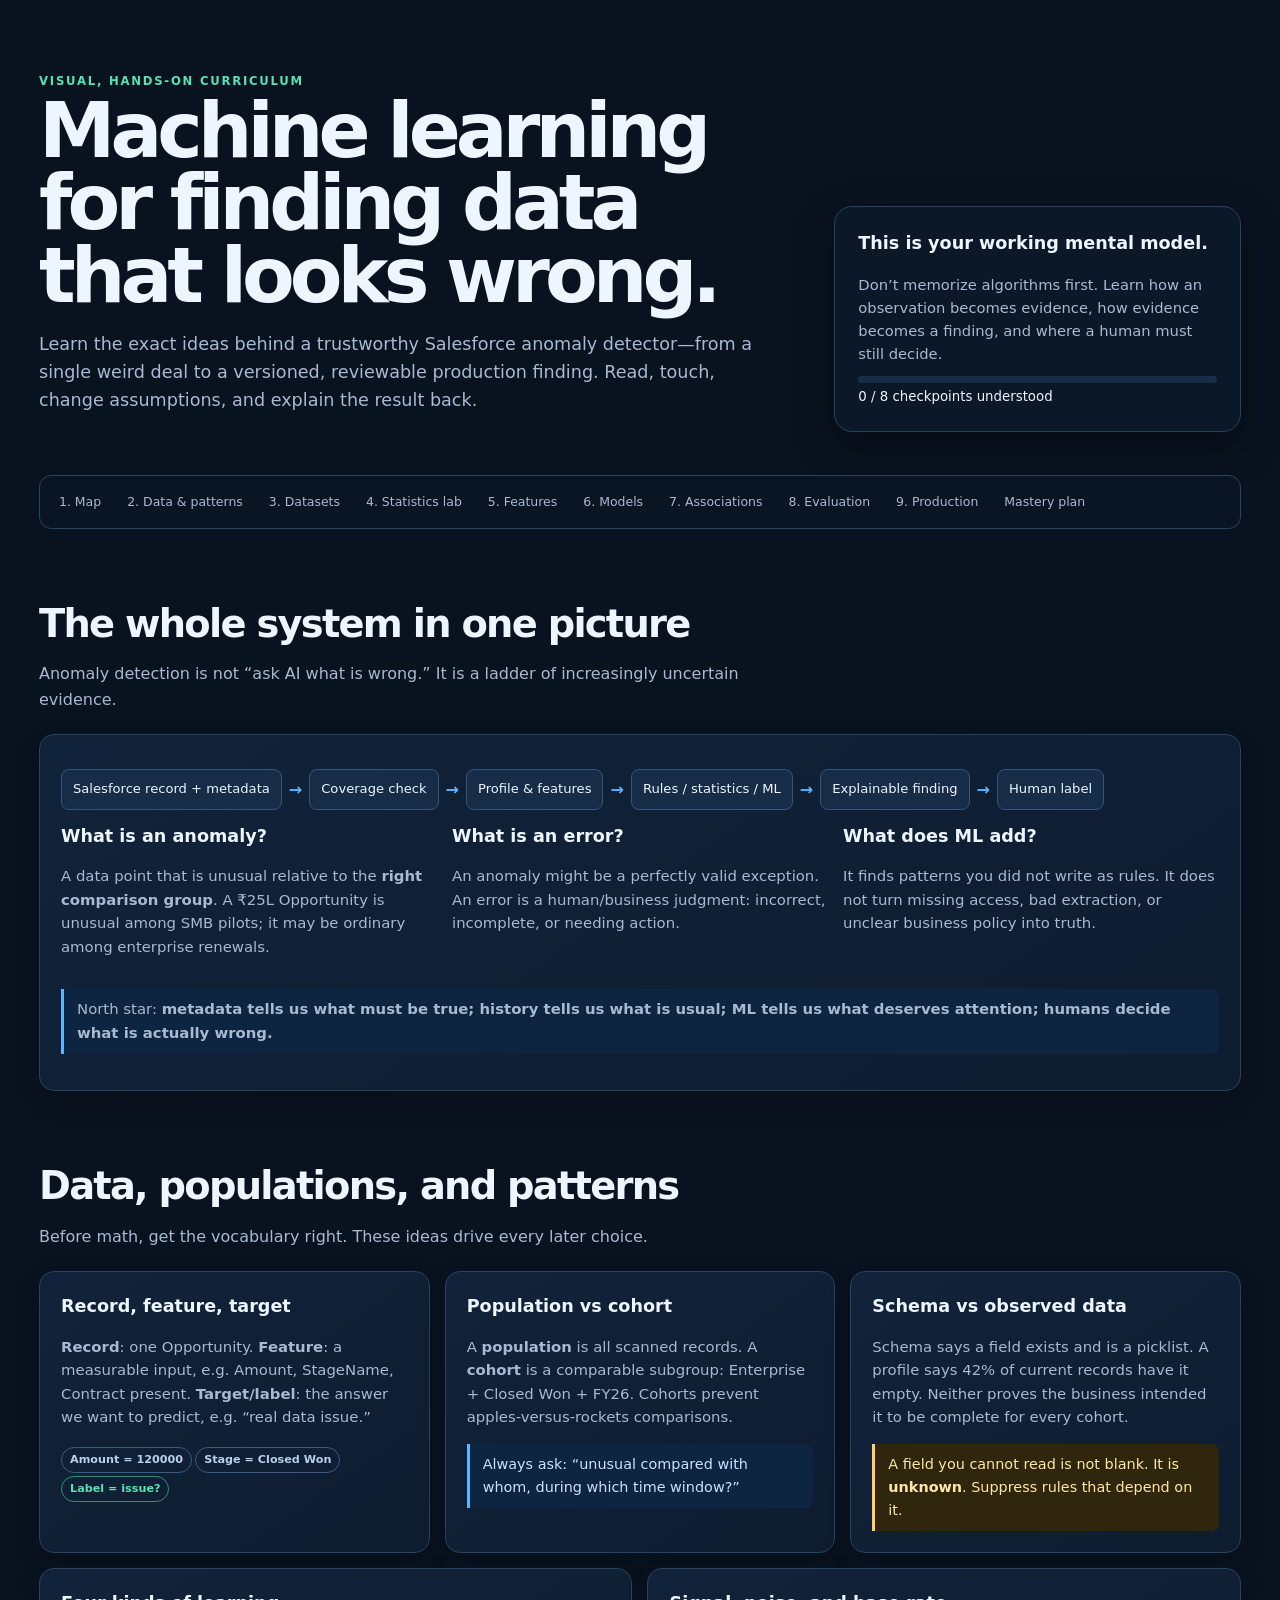
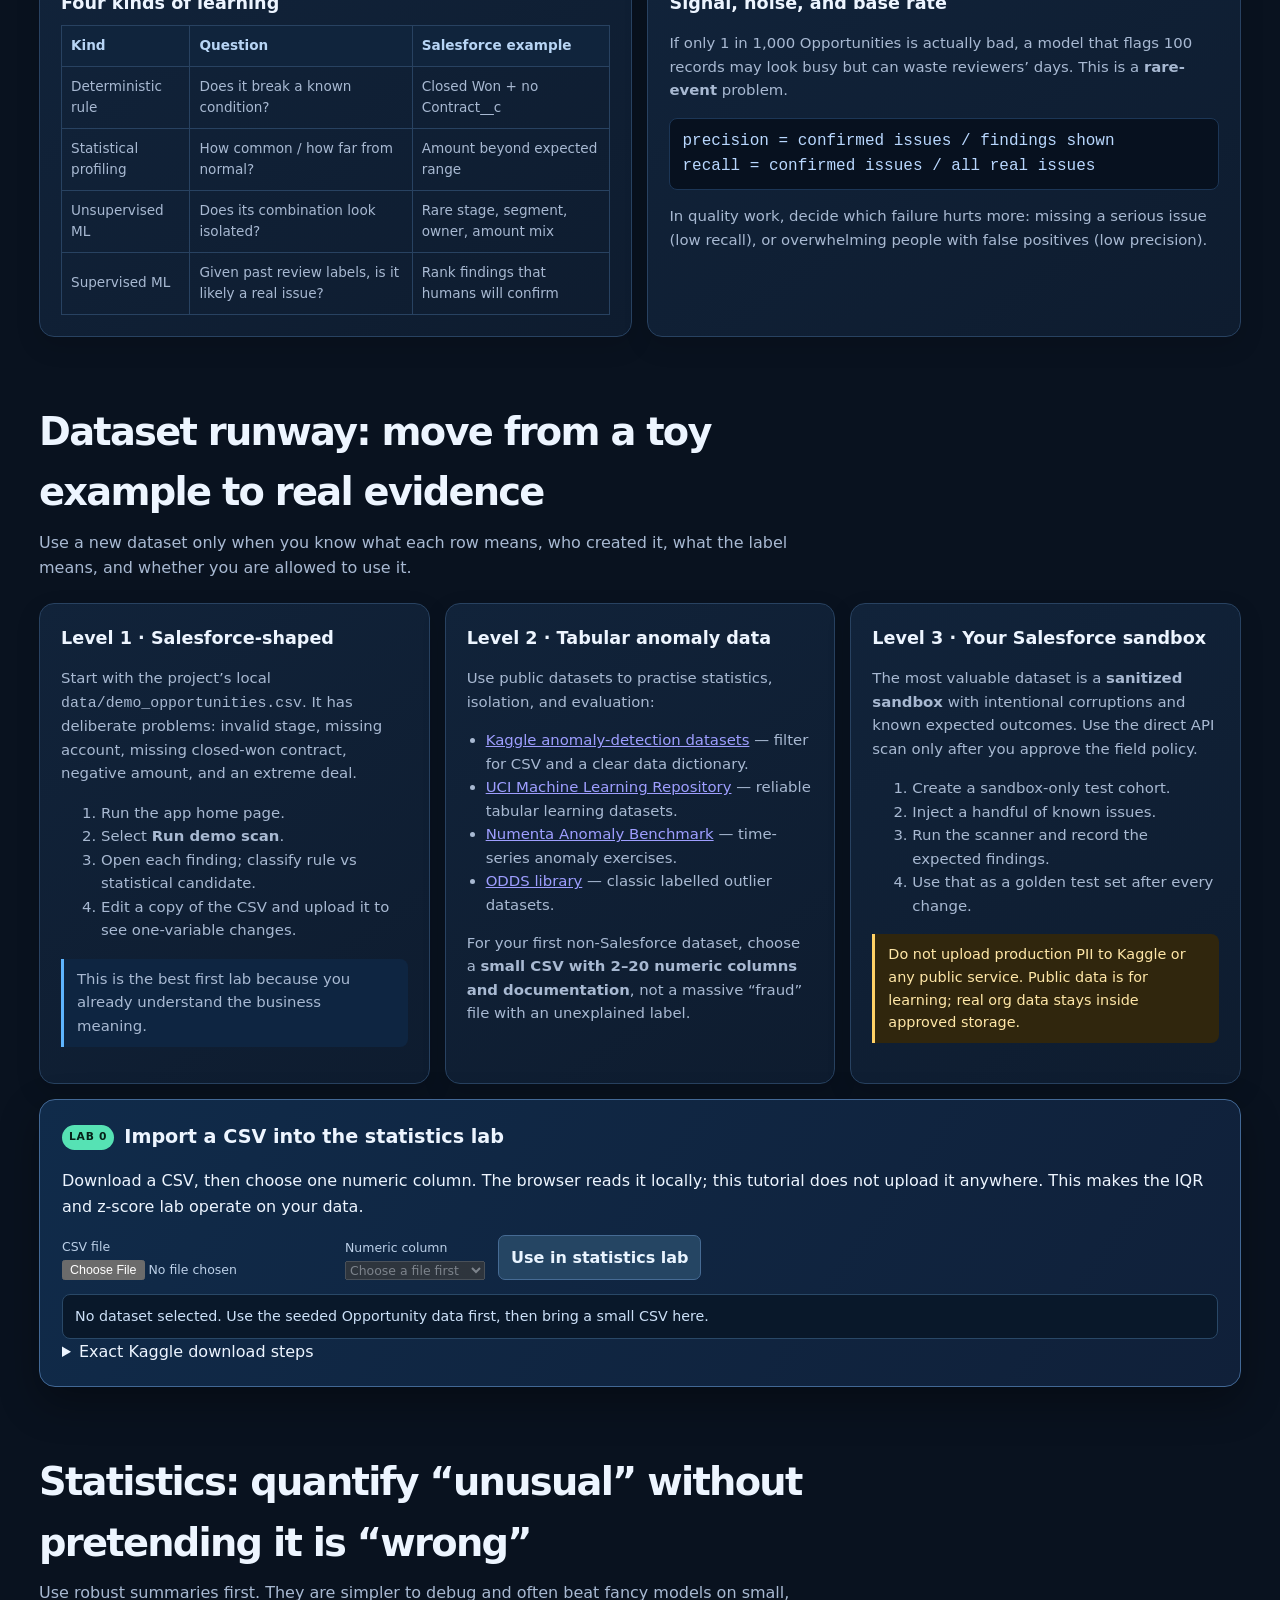
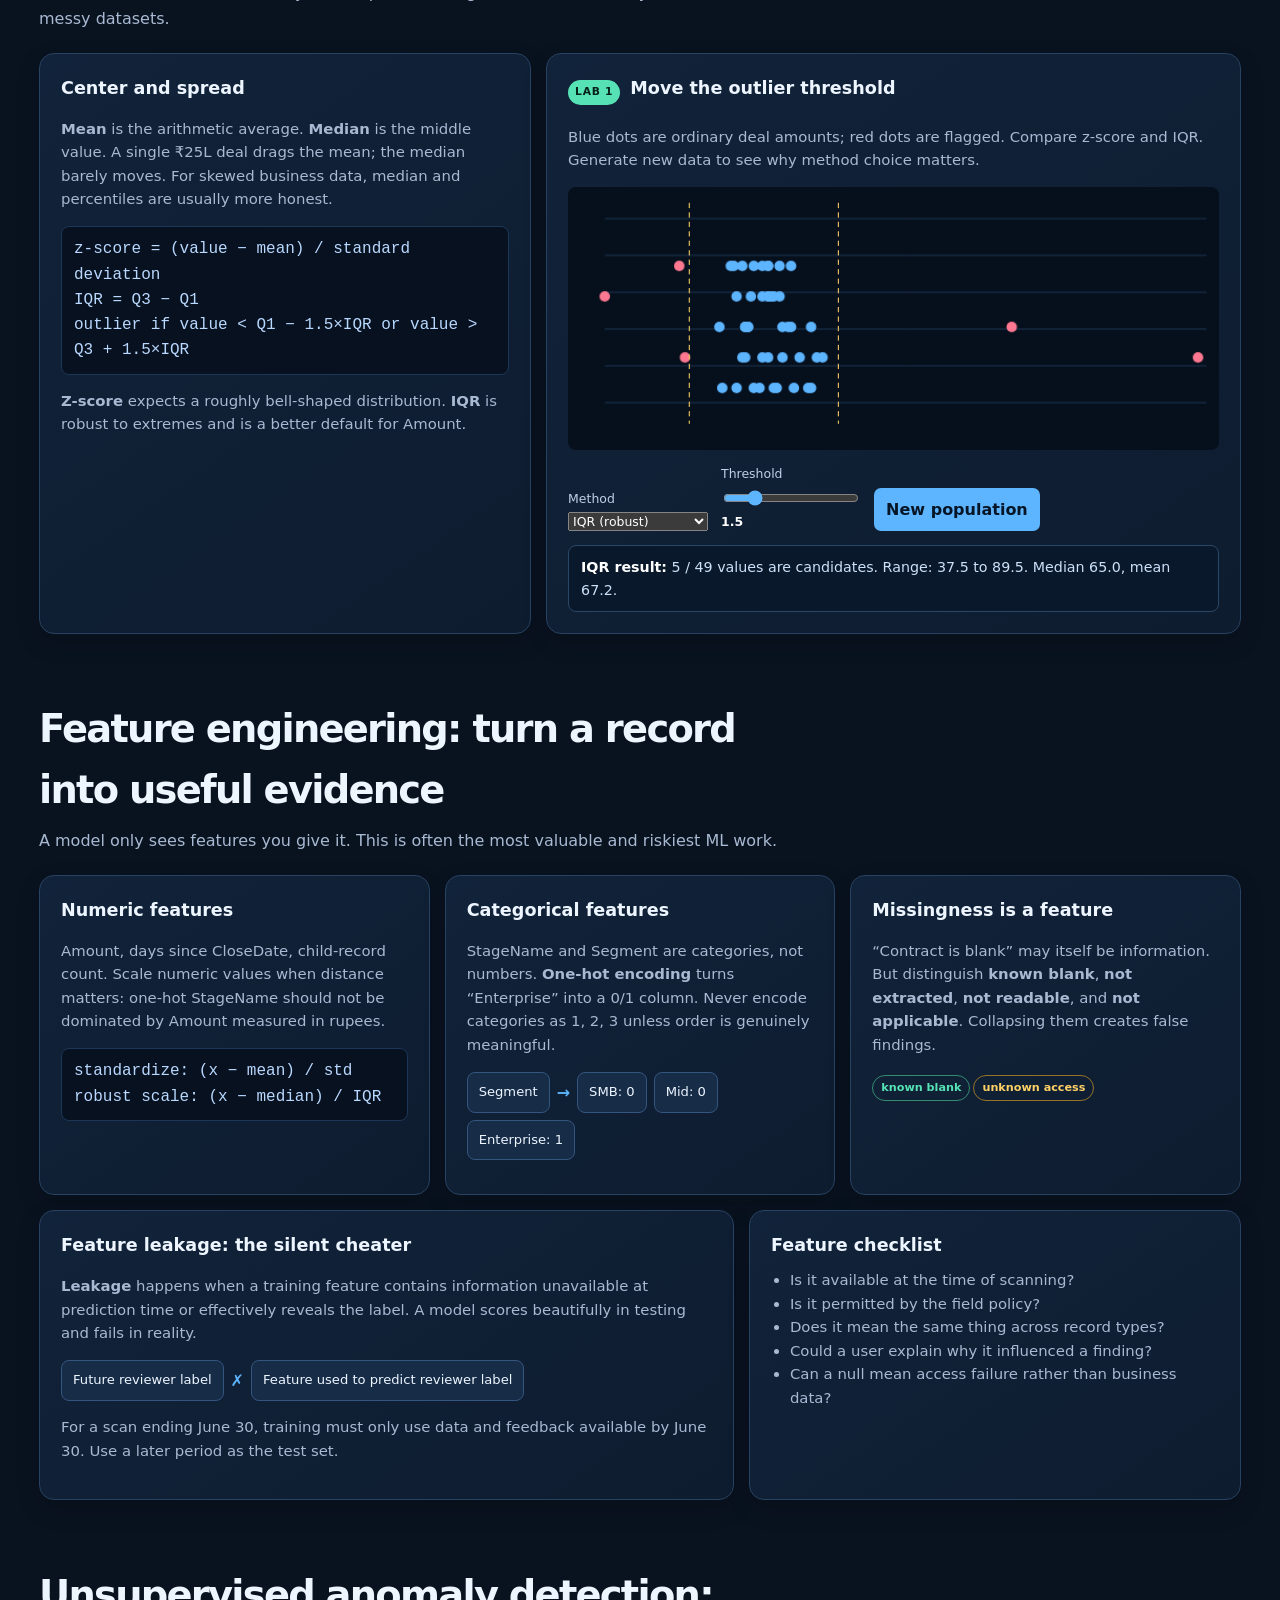
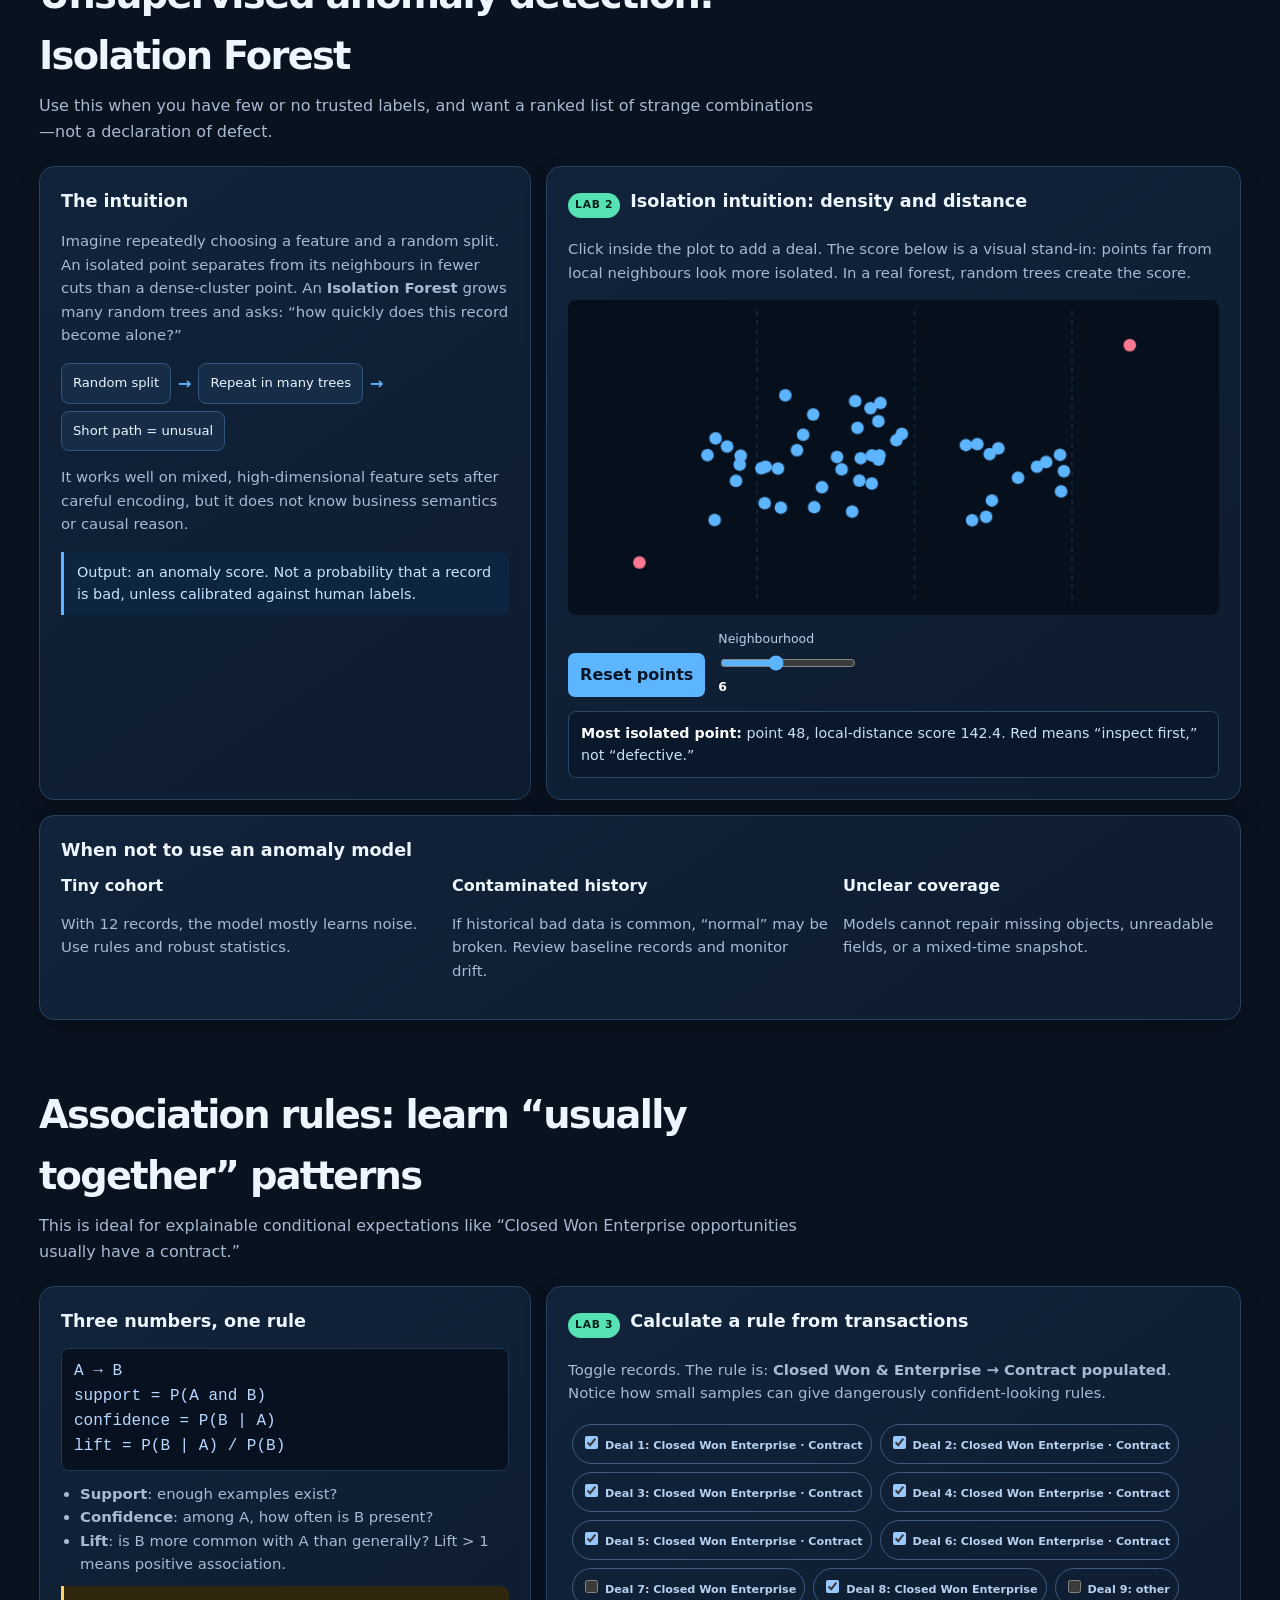
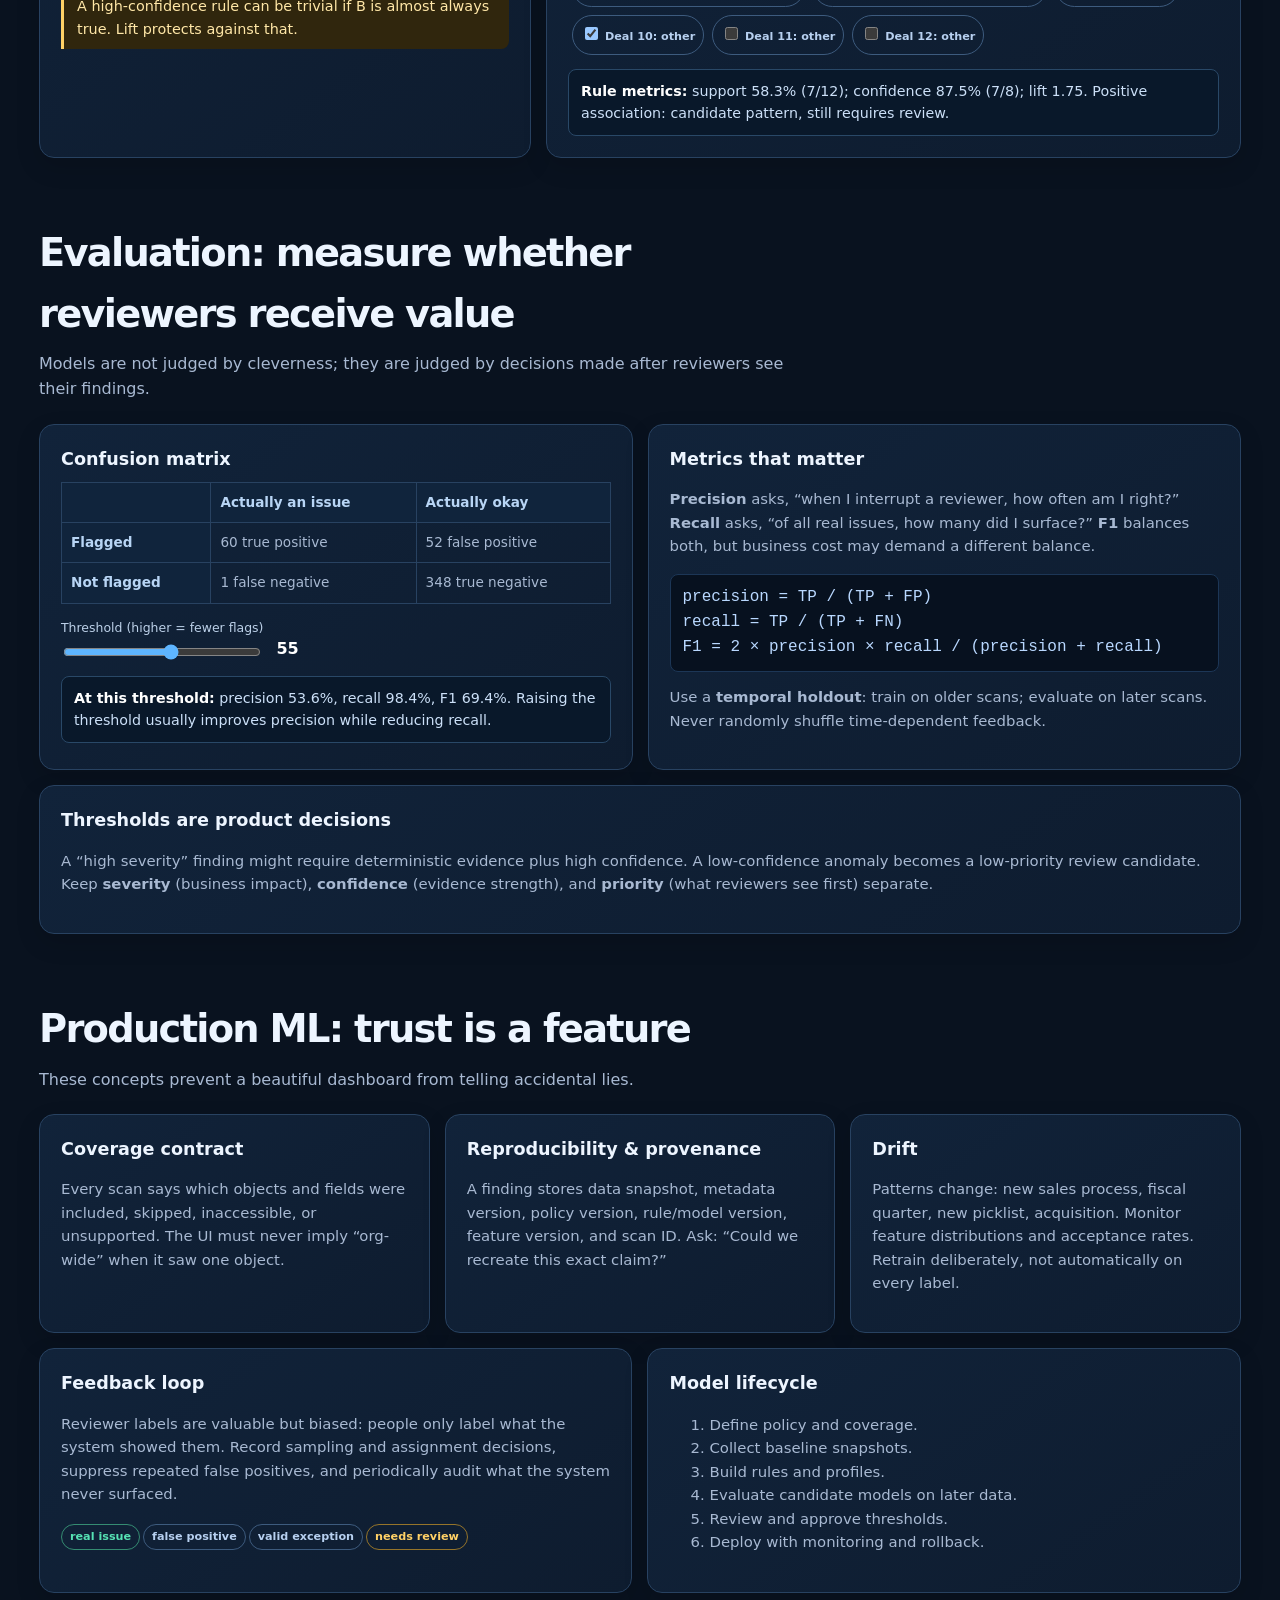
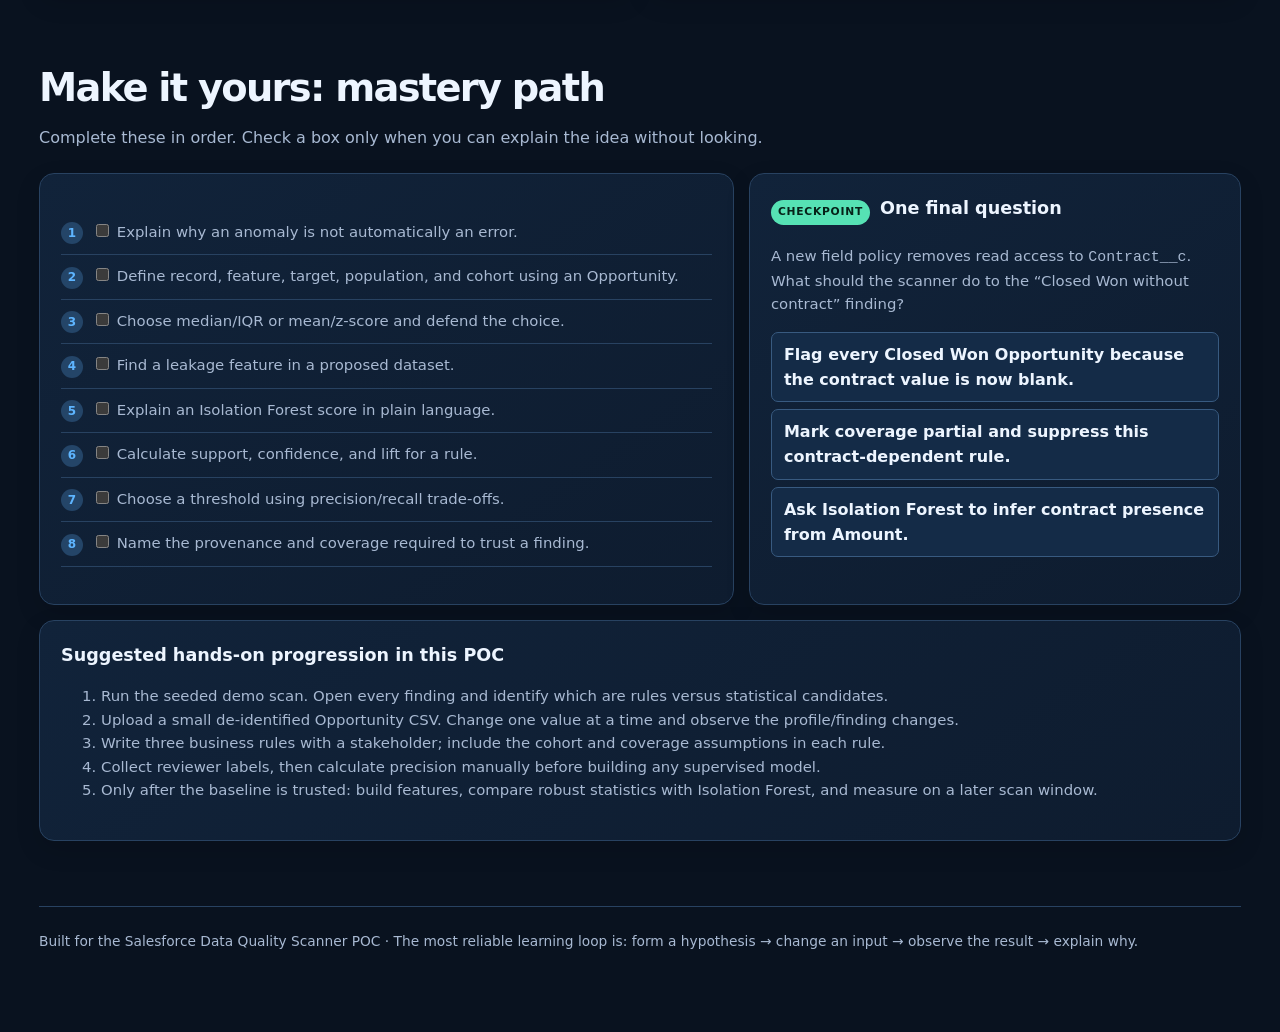
<file: app/static/ml-tutorial.html>
<!doctype html>
<html lang="en">
<head>
  <meta charset="utf-8"><meta name="viewport" content="width=device-width,initial-scale=1">
  <title>Visual ML Studio · Salesforce Anomaly Detection</title>
  <style>
    :root{--bg:#09121f;--surface:#101e32;--surface2:#142842;--text:#edf5ff;--muted:#a8b9d2;--line:#284261;--blue:#5eb5ff;--violet:#ad82ff;--mint:#56e2b4;--yellow:#ffd166;--red:#ff7891;--shadow:0 16px 40px #0005;font-family:Inter,ui-sans-serif,system-ui,sans-serif;color-scheme:dark}*{box-sizing:border-box}html{scroll-behavior:smooth}body{margin:0;background:radial-gradient(ellipse 900px 550px at 72% -8%,#1d3f75 0%,transparent 66%),var(--bg);color:var(--text);line-height:1.58}.shell{max-width:1250px;margin:auto;padding:0 24px 80px}.hero{padding:72px 0 43px;display:grid;grid-template-columns:1.3fr .7fr;gap:40px;align-items:end}.eyebrow{color:var(--mint);font-size:.73rem;font-weight:800;letter-spacing:.15em}.hero h1{font-size:clamp(2.5rem,6vw,5.35rem);line-height:.94;letter-spacing:-.065em;margin:.3rem 0 1.2rem}.hero p{max-width:720px;color:var(--muted);font-size:1.1rem}.promise{background:#0b1b2cbb;border:1px solid var(--line);border-radius:18px;padding:23px;box-shadow:var(--shadow)}.promise strong{display:block;font-size:1.1rem}.promise p{font-size:.92rem;margin-bottom:0}.journey{position:sticky;top:0;z-index:5;display:flex;gap:8px;overflow:auto;background:#0b1625ed;border:1px solid var(--line);backdrop-filter:blur(13px);padding:10px;border-radius:12px}.journey a{color:var(--muted);white-space:nowrap;text-decoration:none;font-size:.78rem;padding:6px 9px;border-radius:7px}.journey a:hover{background:var(--surface2);color:white}section{margin:65px 0}.section-title{max-width:780px;margin-bottom:22px}.section-title h2{font-size:clamp(1.7rem,3vw,2.6rem);letter-spacing:-.045em;margin:0 0 7px}.section-title p{color:var(--muted);margin:0}.grid{display:grid;grid-template-columns:repeat(12,1fr);gap:15px}.card{background:linear-gradient(145deg,#11233a,#0e1c2f);border:1px solid var(--line);border-radius:15px;padding:21px;box-shadow:0 9px 24px #0002}.span4{grid-column:span 4}.span5{grid-column:span 5}.span6{grid-column:span 6}.span7{grid-column:span 7}.span8{grid-column:span 8}.span12{grid-column:span 12}.card h3{font-size:1.1rem;margin:0 0 8px}.card p,.card li{color:var(--muted);font-size:.93rem}.card ul{padding-left:19px;margin:9px 0}.callout{border-left:3px solid var(--blue);padding:9px 13px;background:#0e2541;border-radius:0 8px 8px 0;color:#cae0ff;font-size:.9rem}.warning{border-left-color:var(--yellow);background:#30260d;color:#ffe7a7}.formula{font-family:ui-monospace,SFMono-Regular,Consolas,monospace;background:#07111f;border:1px solid #1c3656;border-radius:8px;padding:10px 12px;color:#b9d8ff;margin:12px 0;overflow:auto}.flow{display:flex;align-items:center;gap:7px;flex-wrap:wrap;margin:13px 0}.node{background:#162c47;border:1px solid #34557f;padding:9px 11px;border-radius:8px;font-size:.82rem}.arrow{color:var(--blue);font-weight:bold}.tag{display:inline-block;border:1px solid #3d5b7e;border-radius:99px;padding:3px 8px;color:#b7d0f0;font-size:.7rem;font-weight:700;margin:3px 3px 0 0}.tag.mint{border-color:#358c72;color:var(--mint)}.tag.warn{border-color:#95742a;color:var(--yellow)}.visual{background:#07111e;border:1px solid #1b3554;border-radius:11px;padding:12px;margin-top:12px}.legend{font-size:.76rem;color:var(--muted);display:flex;gap:14px;flex-wrap:wrap}.dot{width:9px;height:9px;border-radius:50%;display:inline-block;margin-right:4px}.lab{border:1px solid #426895;background:linear-gradient(125deg,#102b4a,#102039);border-radius:16px;padding:22px;box-shadow:var(--shadow)}.lab-head{display:flex;gap:10px;align-items:center;margin-bottom:10px}.lab-head span{background:var(--mint);color:#062218;border-radius:99px;font-size:.67rem;font-weight:900;padding:4px 7px;letter-spacing:.07em}.lab h3{margin:0;font-size:1.2rem}.controls{display:flex;gap:13px;flex-wrap:wrap;align-items:end;margin:14px 0}.controls label{display:grid;gap:4px;font-size:.78rem;color:#bcd0e8;min-width:140px}.controls input,.controls select{accent-color:var(--blue);font:inherit}.controls output{color:white;font-weight:800}.button,button{border:0;border-radius:7px;padding:9px 12px;font:inherit;background:var(--blue);color:#061626;font-weight:800;cursor:pointer}.button.alt,button.alt{background:#254563;color:#e9f4ff;border:1px solid #466b94}canvas{width:100%;background:#06101d;border-radius:8px;display:block}.result{padding:10px 12px;background:#09182a;border-radius:8px;border:1px solid #294867;margin-top:10px;color:#cce0f8;font-size:.89rem}.result strong{color:white}.choice{display:block;width:100%;text-align:left;background:#142b47;border:1px solid #385a80;color:var(--text);margin:7px 0}.choice:hover{background:#1d3b61}.choice.correct{background:#16493c;border-color:var(--mint)}.choice.wrong{background:#572837;border-color:var(--red)}.hide{display:none}.checklist{counter-reset:lesson;padding:0;list-style:none}.checklist li{counter-increment:lesson;border-bottom:1px solid var(--line);padding:10px 0;color:var(--muted)}.checklist li:before{content:counter(lesson);display:inline-grid;place-items:center;width:22px;height:22px;border-radius:50%;background:#244568;color:var(--blue);margin-right:9px;font-size:.75rem;font-weight:800}.matrix{width:100%;border-collapse:collapse;font-size:.85rem}.matrix th,.matrix td{padding:9px;border:1px solid var(--line);text-align:left}.matrix th{color:#b8d5f5;background:#10243c}.matrix td{color:var(--muted)}.progress{height:7px;background:#172d48;border-radius:10px;overflow:hidden;margin-top:10px}.progress i{display:block;height:100%;background:linear-gradient(90deg,var(--mint),var(--blue));width:0%;transition:.3s}footer{color:var(--muted);font-size:.86rem;border-top:1px solid var(--line);padding-top:24px}@media(max-width:760px){.hero{grid-template-columns:1fr;padding-top:45px}.span4,.span5,.span6,.span7,.span8{grid-column:span 12}.shell{padding:0 15px 50px}section{margin:48px 0}.hero h1{font-size:3rem}}
  </style>
</head>
<body><main class="shell">
  <header class="hero"><div><div class="eyebrow">VISUAL, HANDS-ON CURRICULUM</div><h1>Machine learning for finding data that looks wrong.</h1><p>Learn the exact ideas behind a trustworthy Salesforce anomaly detector—from a single weird deal to a versioned, reviewable production finding. Read, touch, change assumptions, and explain the result back.</p></div><aside class="promise"><strong>This is your working mental model.</strong><p>Don’t memorize algorithms first. Learn how an observation becomes evidence, how evidence becomes a finding, and where a human must still decide.</p><div class="progress"><i id="bar"></i></div><small id="progressText">0 / 8 checkpoints understood</small></aside></header>
  <nav class="journey"><a href="#map">1. Map</a><a href="#data">2. Data & patterns</a><a href="#datasets">3. Datasets</a><a href="#statistics">4. Statistics lab</a><a href="#features">5. Features</a><a href="#models">6. Models</a><a href="#association">7. Associations</a><a href="#evaluation">8. Evaluation</a><a href="#production">9. Production</a><a href="#mastery">Mastery plan</a></nav>

  <section id="map"><div class="section-title"><h2>The whole system in one picture</h2><p>Anomaly detection is not “ask AI what is wrong.” It is a ladder of increasingly uncertain evidence.</p></div><div class="card"><div class="flow"><div class="node">Salesforce record + metadata</div><div class="arrow">→</div><div class="node">Coverage check</div><div class="arrow">→</div><div class="node">Profile & features</div><div class="arrow">→</div><div class="node">Rules / statistics / ML</div><div class="arrow">→</div><div class="node">Explainable finding</div><div class="arrow">→</div><div class="node">Human label</div></div><div class="grid"><div class="span4"><h3>What is an anomaly?</h3><p>A data point that is unusual relative to the <b>right comparison group</b>. A ₹25L Opportunity is unusual among SMB pilots; it may be ordinary among enterprise renewals.</p></div><div class="span4"><h3>What is an error?</h3><p>An anomaly might be a perfectly valid exception. An error is a human/business judgment: incorrect, incomplete, or needing action.</p></div><div class="span4"><h3>What does ML add?</h3><p>It finds patterns you did not write as rules. It does not turn missing access, bad extraction, or unclear business policy into truth.</p></div></div><p class="callout">North star: <b>metadata tells us what must be true; history tells us what is usual; ML tells us what deserves attention; humans decide what is actually wrong.</b></p></div></section>

  <section id="data"><div class="section-title"><h2>Data, populations, and patterns</h2><p>Before math, get the vocabulary right. These ideas drive every later choice.</p></div><div class="grid"><article class="card span4"><h3>Record, feature, target</h3><p><b>Record</b>: one Opportunity. <b>Feature</b>: a measurable input, e.g. Amount, StageName, Contract present. <b>Target/label</b>: the answer we want to predict, e.g. “real data issue.”</p><span class="tag">Amount = 120000</span><span class="tag">Stage = Closed Won</span><span class="tag mint">Label = issue?</span></article><article class="card span4"><h3>Population vs cohort</h3><p>A <b>population</b> is all scanned records. A <b>cohort</b> is a comparable subgroup: Enterprise + Closed Won + FY26. Cohorts prevent apples-versus-rockets comparisons.</p><div class="callout">Always ask: “unusual compared with whom, during which time window?”</div></article><article class="card span4"><h3>Schema vs observed data</h3><p>Schema says a field exists and is a picklist. A profile says 42% of current records have it empty. Neither proves the business intended it to be complete for every cohort.</p><div class="callout warning">A field you cannot read is not blank. It is <b>unknown</b>. Suppress rules that depend on it.</div></article><article class="card span6"><h3>Four kinds of learning</h3><table class="matrix"><tr><th>Kind</th><th>Question</th><th>Salesforce example</th></tr><tr><td>Deterministic rule</td><td>Does it break a known condition?</td><td>Closed Won + no Contract__c</td></tr><tr><td>Statistical profiling</td><td>How common / how far from normal?</td><td>Amount beyond expected range</td></tr><tr><td>Unsupervised ML</td><td>Does its combination look isolated?</td><td>Rare stage, segment, owner, amount mix</td></tr><tr><td>Supervised ML</td><td>Given past review labels, is it likely a real issue?</td><td>Rank findings that humans will confirm</td></tr></table></article><article class="card span6"><h3>Signal, noise, and base rate</h3><p>If only 1 in 1,000 Opportunities is actually bad, a model that flags 100 records may look busy but can waste reviewers’ days. This is a <b>rare-event</b> problem.</p><div class="formula">precision = confirmed issues / findings shown<br>recall = confirmed issues / all real issues</div><p>In quality work, decide which failure hurts more: missing a serious issue (low recall), or overwhelming people with false positives (low precision).</p></article></div></section>

  <section id="datasets"><div class="section-title"><h2>Dataset runway: move from a toy example to real evidence</h2><p>Use a new dataset only when you know what each row means, who created it, what the label means, and whether you are allowed to use it.</p></div><div class="grid"><article class="card span4"><h3>Level 1 · Salesforce-shaped</h3><p>Start with the project’s local <code>data/demo_opportunities.csv</code>. It has deliberate problems: invalid stage, missing account, missing closed-won contract, negative amount, and an extreme deal.</p><ol><li>Run the app home page.</li><li>Select <b>Run demo scan</b>.</li><li>Open each finding; classify rule vs statistical candidate.</li><li>Edit a copy of the CSV and upload it to see one-variable changes.</li></ol><p class="callout">This is the best first lab because you already understand the business meaning.</p></article><article class="card span4"><h3>Level 2 · Tabular anomaly data</h3><p>Use public datasets to practise statistics, isolation, and evaluation:</p><ul><li><a href="https://www.kaggle.com/datasets?search=anomaly%20detection" target="_blank" rel="noreferrer">Kaggle anomaly-detection datasets</a> — filter for CSV and a clear data dictionary.</li><li><a href="https://archive.ics.uci.edu/" target="_blank" rel="noreferrer">UCI Machine Learning Repository</a> — reliable tabular learning datasets.</li><li><a href="https://github.com/numenta/NAB" target="_blank" rel="noreferrer">Numenta Anomaly Benchmark</a> — time-series anomaly exercises.</li><li><a href="http://odds.cs.stonybrook.edu/" target="_blank" rel="noreferrer">ODDS library</a> — classic labelled outlier datasets.</li></ul><p>For your first non-Salesforce dataset, choose a <b>small CSV with 2–20 numeric columns and documentation</b>, not a massive “fraud” file with an unexplained label.</p></article><article class="card span4"><h3>Level 3 · Your Salesforce sandbox</h3><p>The most valuable dataset is a <b>sanitized sandbox</b> with intentional corruptions and known expected outcomes. Use the direct API scan only after you approve the field policy.</p><ol><li>Create a sandbox-only test cohort.</li><li>Inject a handful of known issues.</li><li>Run the scanner and record the expected findings.</li><li>Use that as a golden test set after every change.</li></ol><div class="callout warning">Do not upload production PII to Kaggle or any public service. Public data is for learning; real org data stays inside approved storage.</div></article><div class="lab span12"><div class="lab-head"><span>LAB 0</span><h3>Import a CSV into the statistics lab</h3></div><p>Download a CSV, then choose one numeric column. The browser reads it locally; this tutorial does not upload it anywhere. This makes the IQR and z-score lab operate on your data.</p><div class="controls"><label>CSV file<input id="datasetFile" type="file" accept=".csv,text/csv"></label><label>Numeric column<select id="datasetColumn" disabled><option>Choose a file first</option></select></label><button id="useDataset" class="alt" disabled>Use in statistics lab</button></div><div id="datasetResult" class="result">No dataset selected. Use the seeded Opportunity data first, then bring a small CSV here.</div><details><summary>Exact Kaggle download steps</summary><ol><li>Create/sign in to a Kaggle account and open a dataset page from the search link above.</li><li>Read the description, license, column definitions, and any privacy notes. Prefer a dataset with a data dictionary.</li><li>Click <b>Download</b>; extract the downloaded ZIP into a new folder such as <code>datasets/my-first-dataset</code>.</li><li>Choose the main <code>.csv</code> file. If it has multiple tables, begin with one table and understand its row grain.</li><li>Use the file picker above, select a numeric column, and click <b>Use in statistics lab</b>.</li><li>For the scanner homepage, add a unique <code>Id</code> column and upload a safe copy. Generic data will profile correctly; Salesforce-specific rules only make sense when the fields really have Salesforce meaning.</li></ol><p>Optional command line after setting up your Kaggle account/token: <code>pip install kaggle</code>, then <code>kaggle datasets download -d OWNER/DATASET-SLUG</code>. Manual browser download is easier for the first lab.</p></details></div></div></section>

  <section id="statistics"><div class="section-title"><h2>Statistics: quantify “unusual” without pretending it is “wrong”</h2><p>Use robust summaries first. They are simpler to debug and often beat fancy models on small, messy datasets.</p></div><div class="grid"><div class="card span5"><h3>Center and spread</h3><p><b>Mean</b> is the arithmetic average. <b>Median</b> is the middle value. A single ₹25L deal drags the mean; the median barely moves. For skewed business data, median and percentiles are usually more honest.</p><div class="formula">z-score = (value − mean) / standard deviation<br>IQR = Q3 − Q1<br>outlier if value &lt; Q1 − 1.5×IQR or value &gt; Q3 + 1.5×IQR</div><p><b>Z-score</b> expects a roughly bell-shaped distribution. <b>IQR</b> is robust to extremes and is a better default for Amount.</p></div><div class="card span7"><div class="lab-head"><span>LAB 1</span><h3>Move the outlier threshold</h3></div><p>Blue dots are ordinary deal amounts; red dots are flagged. Compare z-score and IQR. Generate new data to see why method choice matters.</p><canvas id="statsCanvas" width="620" height="250"></canvas><div class="controls"><label>Method<select id="method"><option value="iqr">IQR (robust)</option><option value="z">Z-score</option></select></label><label>Threshold <input id="threshold" type="range" min="1" max="3.5" step=".1" value="1.5"><output id="thresholdOut">1.5</output></label><button id="regenerate">New population</button></div><div id="statsResult" class="result"></div></div></div></section>

  <section id="features"><div class="section-title"><h2>Feature engineering: turn a record into useful evidence</h2><p>A model only sees features you give it. This is often the most valuable and riskiest ML work.</p></div><div class="grid"><article class="card span4"><h3>Numeric features</h3><p>Amount, days since CloseDate, child-record count. Scale numeric values when distance matters: one-hot StageName should not be dominated by Amount measured in rupees.</p><div class="formula">standardize: (x − mean) / std<br>robust scale: (x − median) / IQR</div></article><article class="card span4"><h3>Categorical features</h3><p>StageName and Segment are categories, not numbers. <b>One-hot encoding</b> turns “Enterprise” into a 0/1 column. Never encode categories as 1, 2, 3 unless order is genuinely meaningful.</p><div class="flow"><div class="node">Segment</div><div class="arrow">→</div><div class="node">SMB: 0</div><div class="node">Mid: 0</div><div class="node">Enterprise: 1</div></div></article><article class="card span4"><h3>Missingness is a feature</h3><p>“Contract is blank” may itself be information. But distinguish <b>known blank</b>, <b>not extracted</b>, <b>not readable</b>, and <b>not applicable</b>. Collapsing them creates false findings.</p><span class="tag mint">known blank</span><span class="tag warn">unknown access</span></article><article class="card span7"><h3>Feature leakage: the silent cheater</h3><p><b>Leakage</b> happens when a training feature contains information unavailable at prediction time or effectively reveals the label. A model scores beautifully in testing and fails in reality.</p><div class="flow"><div class="node">Future reviewer label</div><div class="arrow">✗</div><div class="node">Feature used to predict reviewer label</div></div><p>For a scan ending June 30, training must only use data and feedback available by June 30. Use a later period as the test set.</p></article><article class="card span5"><h3>Feature checklist</h3><ul><li>Is it available at the time of scanning?</li><li>Is it permitted by the field policy?</li><li>Does it mean the same thing across record types?</li><li>Could a user explain why it influenced a finding?</li><li>Can a null mean access failure rather than business data?</li></ul></article></div></section>

  <section id="models"><div class="section-title"><h2>Unsupervised anomaly detection: Isolation Forest</h2><p>Use this when you have few or no trusted labels, and want a ranked list of strange combinations—not a declaration of defect.</p></div><div class="grid"><div class="card span5"><h3>The intuition</h3><p>Imagine repeatedly choosing a feature and a random split. An isolated point separates from its neighbours in fewer cuts than a dense-cluster point. An <b>Isolation Forest</b> grows many random trees and asks: “how quickly does this record become alone?”</p><div class="flow"><div class="node">Random split</div><div class="arrow">→</div><div class="node">Repeat in many trees</div><div class="arrow">→</div><div class="node">Short path = unusual</div></div><p>It works well on mixed, high-dimensional feature sets after careful encoding, but it does not know business semantics or causal reason.</p><div class="callout">Output: an anomaly score. Not a probability that a record is bad, unless calibrated against human labels.</div></div><div class="card span7"><div class="lab-head"><span>LAB 2</span><h3>Isolation intuition: density and distance</h3></div><p>Click inside the plot to add a deal. The score below is a visual stand-in: points far from local neighbours look more isolated. In a real forest, random trees create the score.</p><canvas id="forestCanvas" width="620" height="300"></canvas><div class="controls"><button id="resetForest">Reset points</button><label>Neighbourhood <input id="neighbour" type="range" min="2" max="12" value="6"><output id="neighbourOut">6</output></label></div><div id="forestResult" class="result"></div></div><div class="card span12"><h3>When not to use an anomaly model</h3><div class="grid"><div class="span4"><b>Tiny cohort</b><p>With 12 records, the model mostly learns noise. Use rules and robust statistics.</p></div><div class="span4"><b>Contaminated history</b><p>If historical bad data is common, “normal” may be broken. Review baseline records and monitor drift.</p></div><div class="span4"><b>Unclear coverage</b><p>Models cannot repair missing objects, unreadable fields, or a mixed-time snapshot.</p></div></div></div></div></section>

  <section id="association"><div class="section-title"><h2>Association rules: learn “usually together” patterns</h2><p>This is ideal for explainable conditional expectations like “Closed Won Enterprise opportunities usually have a contract.”</p></div><div class="grid"><div class="card span5"><h3>Three numbers, one rule</h3><div class="formula">A → B<br>support = P(A and B)<br>confidence = P(B | A)<br>lift = P(B | A) / P(B)</div><ul><li><b>Support</b>: enough examples exist?</li><li><b>Confidence</b>: among A, how often is B present?</li><li><b>Lift</b>: is B more common with A than generally? Lift &gt; 1 means positive association.</li></ul><div class="callout warning">A high-confidence rule can be trivial if B is almost always true. Lift protects against that.</div></div><div class="card span7"><div class="lab-head"><span>LAB 3</span><h3>Calculate a rule from transactions</h3></div><p>Toggle records. The rule is: <b>Closed Won & Enterprise → Contract populated</b>. Notice how small samples can give dangerously confident-looking rules.</p><div id="transactions"></div><div id="associationResult" class="result"></div></div></div></section>

  <section id="evaluation"><div class="section-title"><h2>Evaluation: measure whether reviewers receive value</h2><p>Models are not judged by cleverness; they are judged by decisions made after reviewers see their findings.</p></div><div class="grid"><div class="card span6"><h3>Confusion matrix</h3><table class="matrix"><tr><th></th><th>Actually an issue</th><th>Actually okay</th></tr><tr><th>Flagged</th><td id="tp">True positive</td><td id="fp">False positive</td></tr><tr><th>Not flagged</th><td id="fn">False negative</td><td id="tn">True negative</td></tr></table><div class="controls"><label>Threshold (higher = fewer flags)<input id="evalThreshold" type="range" min="0" max="100" value="55"></label><output id="evalOut">55</output></div><div id="evalResult" class="result"></div></div><div class="card span6"><h3>Metrics that matter</h3><p><b>Precision</b> asks, “when I interrupt a reviewer, how often am I right?” <b>Recall</b> asks, “of all real issues, how many did I surface?” <b>F1</b> balances both, but business cost may demand a different balance.</p><div class="formula">precision = TP / (TP + FP)<br>recall = TP / (TP + FN)<br>F1 = 2 × precision × recall / (precision + recall)</div><p>Use a <b>temporal holdout</b>: train on older scans; evaluate on later scans. Never randomly shuffle time-dependent feedback.</p></div><div class="card span12"><h3>Thresholds are product decisions</h3><p>A “high severity” finding might require deterministic evidence plus high confidence. A low-confidence anomaly becomes a low-priority review candidate. Keep <b>severity</b> (business impact), <b>confidence</b> (evidence strength), and <b>priority</b> (what reviewers see first) separate.</p></div></div></section>

  <section id="production"><div class="section-title"><h2>Production ML: trust is a feature</h2><p>These concepts prevent a beautiful dashboard from telling accidental lies.</p></div><div class="grid"><article class="card span4"><h3>Coverage contract</h3><p>Every scan says which objects and fields were included, skipped, inaccessible, or unsupported. The UI must never imply “org-wide” when it saw one object.</p></article><article class="card span4"><h3>Reproducibility & provenance</h3><p>A finding stores data snapshot, metadata version, policy version, rule/model version, feature version, and scan ID. Ask: “Could we recreate this exact claim?”</p></article><article class="card span4"><h3>Drift</h3><p>Patterns change: new sales process, fiscal quarter, new picklist, acquisition. Monitor feature distributions and acceptance rates. Retrain deliberately, not automatically on every label.</p></article><article class="card span6"><h3>Feedback loop</h3><p>Reviewer labels are valuable but biased: people only label what the system showed them. Record sampling and assignment decisions, suppress repeated false positives, and periodically audit what the system never surfaced.</p><span class="tag mint">real issue</span><span class="tag">false positive</span><span class="tag">valid exception</span><span class="tag warn">needs review</span></article><article class="card span6"><h3>Model lifecycle</h3><ol><li>Define policy and coverage.</li><li>Collect baseline snapshots.</li><li>Build rules and profiles.</li><li>Evaluate candidate models on later data.</li><li>Review and approve thresholds.</li><li>Deploy with monitoring and rollback.</li></ol></article></div></section>

  <section id="mastery"><div class="section-title"><h2>Make it yours: mastery path</h2><p>Complete these in order. Check a box only when you can explain the idea without looking.</p></div><div class="grid"><div class="card span7"><ol class="checklist" id="checks"><li><label><input type="checkbox"> Explain why an anomaly is not automatically an error.</label></li><li><label><input type="checkbox"> Define record, feature, target, population, and cohort using an Opportunity.</label></li><li><label><input type="checkbox"> Choose median/IQR or mean/z-score and defend the choice.</label></li><li><label><input type="checkbox"> Find a leakage feature in a proposed dataset.</label></li><li><label><input type="checkbox"> Explain an Isolation Forest score in plain language.</label></li><li><label><input type="checkbox"> Calculate support, confidence, and lift for a rule.</label></li><li><label><input type="checkbox"> Choose a threshold using precision/recall trade-offs.</label></li><li><label><input type="checkbox"> Name the provenance and coverage required to trust a finding.</label></li></ol></div><div class="card span5"><div class="lab-head"><span>CHECKPOINT</span><h3>One final question</h3></div><p>A new field policy removes read access to <code>Contract__c</code>. What should the scanner do to the “Closed Won without contract” finding?</p><button class="choice" data-answer="wrong">Flag every Closed Won Opportunity because the contract value is now blank.</button><button class="choice" data-answer="correct">Mark coverage partial and suppress this contract-dependent rule.</button><button class="choice" data-answer="wrong">Ask Isolation Forest to infer contract presence from Amount.</button><div id="quizResult" class="result hide"></div></div><div class="card span12"><h3>Suggested hands-on progression in this POC</h3><ol><li>Run the seeded demo scan. Open every finding and identify which are rules versus statistical candidates.</li><li>Upload a small de-identified Opportunity CSV. Change one value at a time and observe the profile/finding changes.</li><li>Write three business rules with a stakeholder; include the cohort and coverage assumptions in each rule.</li><li>Collect reviewer labels, then calculate precision manually before building any supervised model.</li><li>Only after the baseline is trusted: build features, compare robust statistics with Isolation Forest, and measure on a later scan window.</li></ol></div></div></section>
  <footer>Built for the Salesforce Data Quality Scanner POC · The most reliable learning loop is: form a hypothesis → change an input → observe the result → explain why.</footer>
</main>
<script>
const $=s=>document.querySelector(s), clamp=(x,a,b)=>Math.max(a,Math.min(b,x));
// Stats lab
let values=[];function generate(){values=Array.from({length:46},()=>Math.max(4,Math.round(65+(Math.random()+Math.random()+Math.random()-1.5)*22)));values.push(8,150,215);drawStats()}function quantile(a,q){const p=(a.length-1)*q,l=Math.floor(p),h=Math.ceil(p);return a[l]+(a[h]-a[l])*(p-l)}function drawStats(){const c=$('#statsCanvas'),x=c.getContext('2d'),w=c.width,h=c.height,sorted=[...values].sort((a,b)=>a-b),mean=values.reduce((a,b)=>a+b,0)/values.length,std=Math.sqrt(values.reduce((a,b)=>a+(b-mean)**2,0)/values.length),q1=quantile(sorted,.25),q3=quantile(sorted,.75),t=+$('#threshold').value,method=$('#method').value,lo=method==='iqr'?q1-t*(q3-q1):mean-t*std,hi=method==='iqr'?q3+t*(q3-q1):mean+t*std,domainLo=Math.min(...values,lo),domainHi=Math.max(...values,hi),scale=v=>35+(v-domainLo)/(domainHi-domainLo||1)*(w-55); x.clearRect(0,0,w,h);x.strokeStyle='#1c3553';for(let i=0;i<6;i++){let y=30+i*35;x.beginPath();x.moveTo(35,y);x.lineTo(w-12,y);x.stroke()}values.forEach((v,i)=>{const flagged=v<lo||v>hi;x.fillStyle=flagged?'#ff7891':'#5eb5ff';x.beginPath();x.arc(scale(v),75+(i%5)*29,5,0,7);x.fill()});x.strokeStyle='#ffd166';x.setLineDash([5,4]);[lo,hi].forEach(v=>{x.beginPath();x.moveTo(scale(v),15);x.lineTo(scale(v),225);x.stroke()});x.setLineDash([]);const count=values.filter(v=>v<lo||v>hi).length;$('#statsResult').innerHTML=`<strong>${method==='iqr'?'IQR':'Z-score'} result:</strong> ${count} / ${values.length} values are candidates. Range: ${lo.toFixed(1)} to ${hi.toFixed(1)}. Median ${quantile(sorted,.5).toFixed(1)}, mean ${mean.toFixed(1)}.`}$('#threshold').oninput=e=>{$('#thresholdOut').value=e.target.value;drawStats()};$('#method').onchange=drawStats;$('#regenerate').onclick=generate;generate();
// Local CSV import: a small quoted-CSV parser, intentionally kept in the browser.
let importedRows=[];function csvRows(text){let rows=[[]],cell='',quoted=false;for(let i=0;i<text.length;i++){let ch=text[i],next=text[i+1];if(ch==='"'&&quoted&&next==='"'){cell+='"';i++}else if(ch==='"'){quoted=!quoted}else if(ch===','&&!quoted){rows.at(-1).push(cell);cell=''}else if((ch==='\n'||ch==='\r')&&!quoted){if(ch==='\r'&&next==='\n')i++;rows.at(-1).push(cell);cell='';if(rows.at(-1).some(v=>v.trim()))rows.push([])}else cell+=ch}if(cell||rows.at(-1).length)rows.at(-1).push(cell);return rows.filter(r=>r.some(v=>v.trim()))}$('#datasetFile').onchange=async e=>{const file=e.target.files[0];if(!file)return;const matrix=csvRows(await file.text());const headers=(matrix.shift()||[]).map(x=>x.trim());importedRows=matrix.map(row=>Object.fromEntries(headers.map((h,i)=>[h,row[i]||''])));const select=$('#datasetColumn');select.innerHTML='';const numeric=headers.filter(h=>importedRows.filter(r=>r[h].trim()!=='').length>0&&importedRows.filter(r=>r[h].trim()!==''&&!Number.isNaN(Number(r[h].replaceAll(',','')))).length>=Math.max(3,importedRows.filter(r=>r[h].trim()!=='').length*.8));if(!numeric.length){select.innerHTML='<option>No mostly numeric columns found</option>';select.disabled=true;$('#useDataset').disabled=true;$('#datasetResult').textContent='This CSV has no mostly numeric column. Pick another file or use it later for categorical / association work.';return}numeric.forEach(h=>select.add(new Option(h,h)));select.disabled=false;$('#useDataset').disabled=false;$('#datasetResult').innerHTML=`<strong>${file.name}</strong> read locally: ${importedRows.length} rows, ${headers.length} columns. Choose one of ${numeric.length} numeric columns.`};$('#useDataset').onclick=()=>{const col=$('#datasetColumn').value;const next=importedRows.map(r=>Number(r[col].replaceAll(',',''))).filter(Number.isFinite);if(next.length<4)return;values=next;drawStats();$('#datasetResult').innerHTML=`<strong>${col}</strong> (${next.length} numeric values) is now powering Lab 1. Try IQR first, then change threshold and compare z-score.`;location.hash='statistics'};
// Isolation visual surrogate
let pts=[];function resetForest(){pts=[];for(let i=0;i<34;i++)pts.push({x:130+Math.random()*190,y:90+Math.random()*125});for(let i=0;i<13;i++)pts.push({x:370+Math.random()*105,y:130+Math.random()*80});pts.push({x:535,y:43},{x:68,y:250});drawForest()}function score(p){let k=+$('#neighbour').value,d=pts.filter(q=>q!==p).map(q=>Math.hypot(p.x-q.x,p.y-q.y)).sort((a,b)=>a-b).slice(0,k);return d.reduce((a,b)=>a+b,0)/d.length}function drawForest(){const c=$('#forestCanvas'),g=c.getContext('2d'),scores=pts.map(score),max=Math.max(...scores),min=Math.min(...scores);g.clearRect(0,0,c.width,c.height);g.strokeStyle='#183653';g.setLineDash([5,4]);[180,330,480].forEach(x=>{g.beginPath();g.moveTo(x,10);g.lineTo(x,290);g.stroke()});g.setLineDash([]);pts.forEach((p,i)=>{let r=(scores[i]-min)/(max-min||1),color=r>.55?'#ff7891':'#5eb5ff';g.fillStyle=color;g.beginPath();g.arc(p.x,p.y,6,0,7);g.fill()});const worst=scores.indexOf(max);$('#forestResult').innerHTML=`<strong>Most isolated point:</strong> point ${worst+1}, local-distance score ${max.toFixed(1)}. Red means “inspect first,” not “defective.”`}$('#forestCanvas').onclick=e=>{let r=e.currentTarget.getBoundingClientRect();pts.push({x:(e.clientX-r.left)*e.currentTarget.width/r.width,y:(e.clientY-r.top)*e.currentTarget.height/r.height});drawForest()};$('#resetForest').onclick=resetForest;$('#neighbour').oninput=e=>{$('#neighbourOut').value=e.target.value;drawForest()};resetForest();
// Association lab
let tx=[1,1,1,1,1,1,0,1,0,1,0,0];function association(){const data=$('#transactions');data.innerHTML='';tx.forEach((v,i)=>{let a=document.createElement('label');a.className='tag';a.style.cssText='padding:8px;margin:4px;cursor:pointer';a.innerHTML=`<input type="checkbox" ${v?'checked':''}> Deal ${i+1}: ${i<8?'Closed Won Enterprise':'other'} ${i<6?'· Contract':''}`;a.querySelector('input').onchange=e=>{tx[i]=+e.target.checked;association()};data.append(a)});const n=tx.length,a=8,b=6,ab=tx.slice(0,8).filter(Boolean).length,support=ab/n,confidence=ab/a,lift=confidence/(b/n);$('#associationResult').innerHTML=`<strong>Rule metrics:</strong> support ${(support*100).toFixed(1)}% (${ab}/${n}); confidence ${(confidence*100).toFixed(1)}% (${ab}/${a}); lift ${lift.toFixed(2)}. ${ab<3?'Too little support: do not promote this rule.':lift>1?'Positive association: candidate pattern, still requires review.':'No positive association.'}`}association();
// Evaluation lab
function evaluate(){let t=+$('#evalThreshold').value;$('#evalOut').value=t;let tp=Math.round(94-t*.62),fp=Math.round(98-t*.84),fn=42-tp,tn=400-fp;tp=Math.max(2,tp);fp=Math.max(2,fp);fn=Math.max(1,fn);const p=tp/(tp+fp),r=tp/(tp+fn),f=2*p*r/(p+r);$('#tp').textContent=`${tp} true positive`;$('#fp').textContent=`${fp} false positive`;$('#fn').textContent=`${fn} false negative`;$('#tn').textContent=`${tn} true negative`;$('#evalResult').innerHTML=`<strong>At this threshold:</strong> precision ${(p*100).toFixed(1)}%, recall ${(r*100).toFixed(1)}%, F1 ${(f*100).toFixed(1)}%. Raising the threshold usually improves precision while reducing recall.`}$('#evalThreshold').oninput=evaluate;evaluate();
// Checkpoint and progress
document.querySelectorAll('.choice').forEach(b=>b.onclick=()=>{document.querySelectorAll('.choice').forEach(x=>x.classList.remove('correct','wrong'));b.classList.add(b.dataset.answer);let r=$('#quizResult');r.classList.remove('hide');r.innerHTML=b.dataset.answer==='correct'?'<strong>Exactly.</strong> Lack of permission downgrades coverage; it is not evidence of a missing contract.':'Not quite. That would turn an access limitation into a misleading business finding.'});function updateProgress(){let n=[...document.querySelectorAll('#checks input')].filter(x=>x.checked).length;$('#bar').style.width=(n/8*100)+'%';$('#progressText').textContent=`${n} / 8 checkpoints understood`}document.querySelectorAll('#checks input').forEach(x=>x.onchange=updateProgress);
</script></body></html>
</file>
